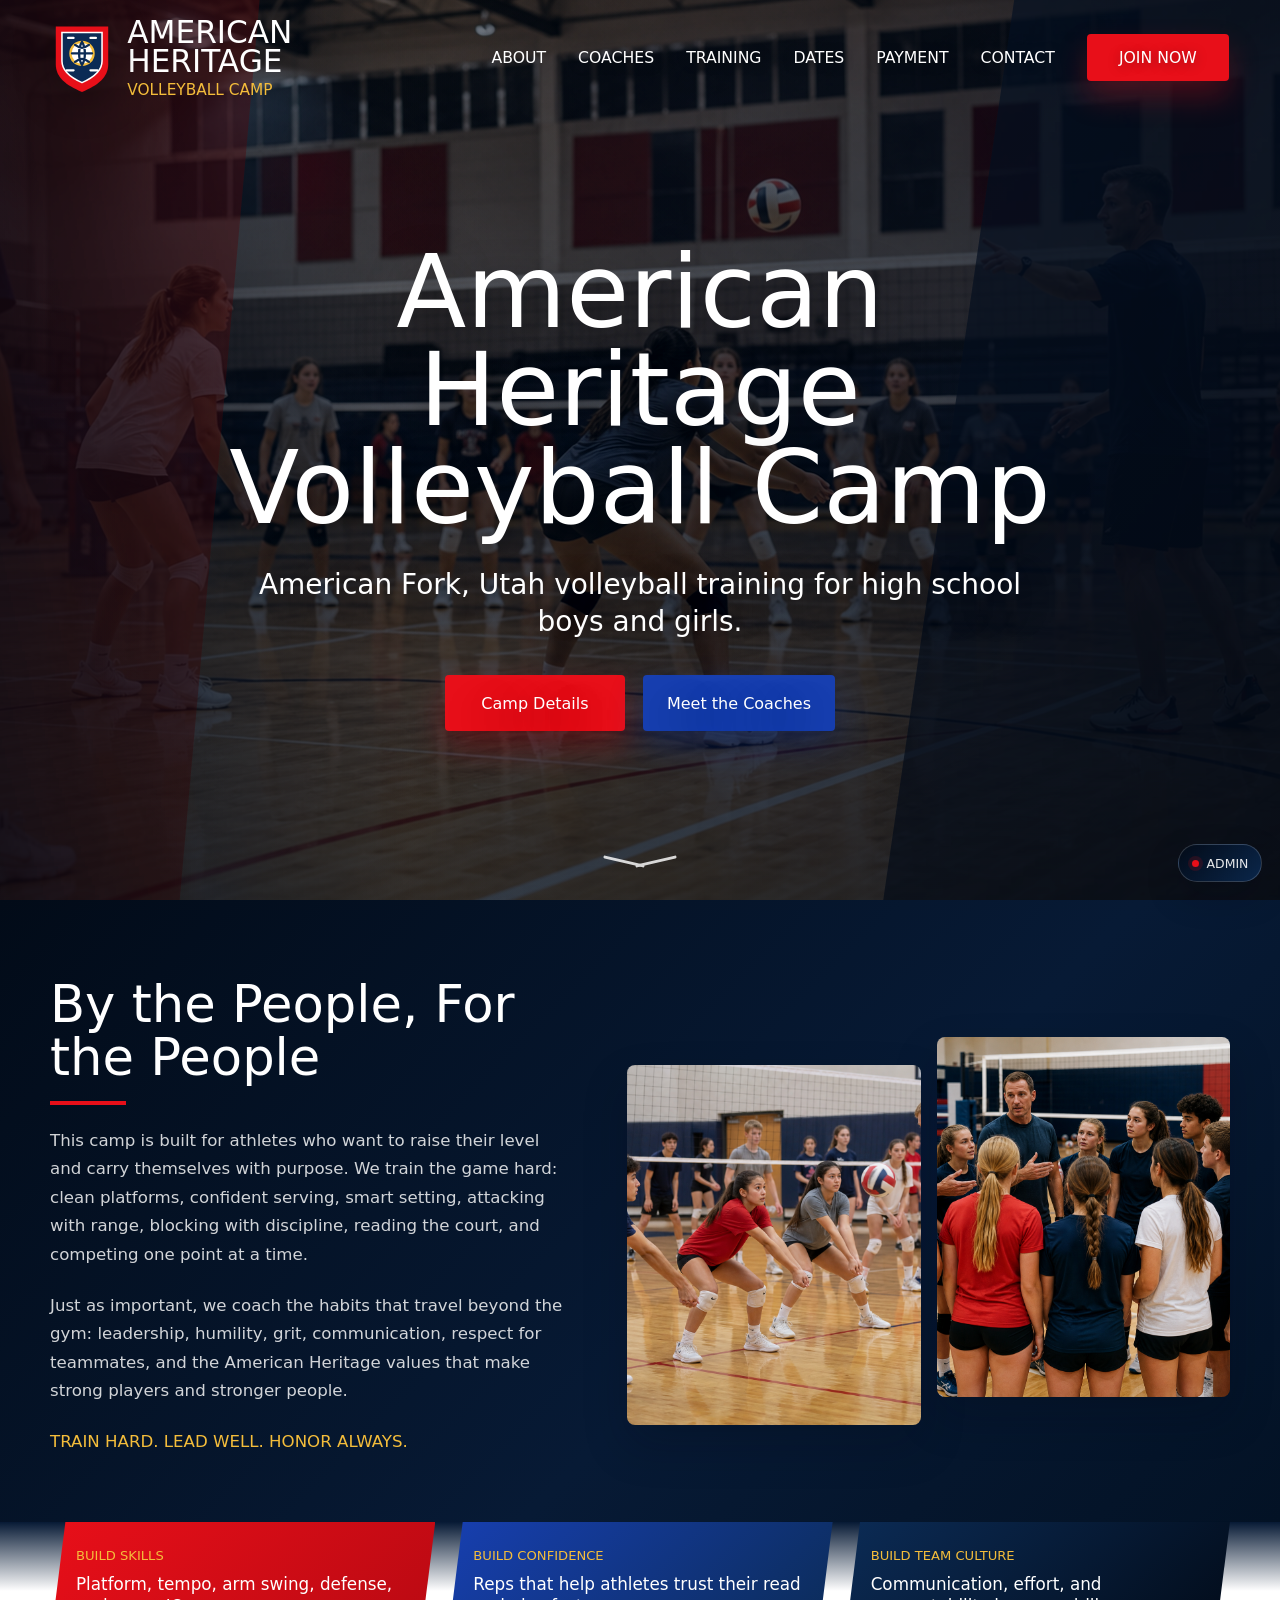
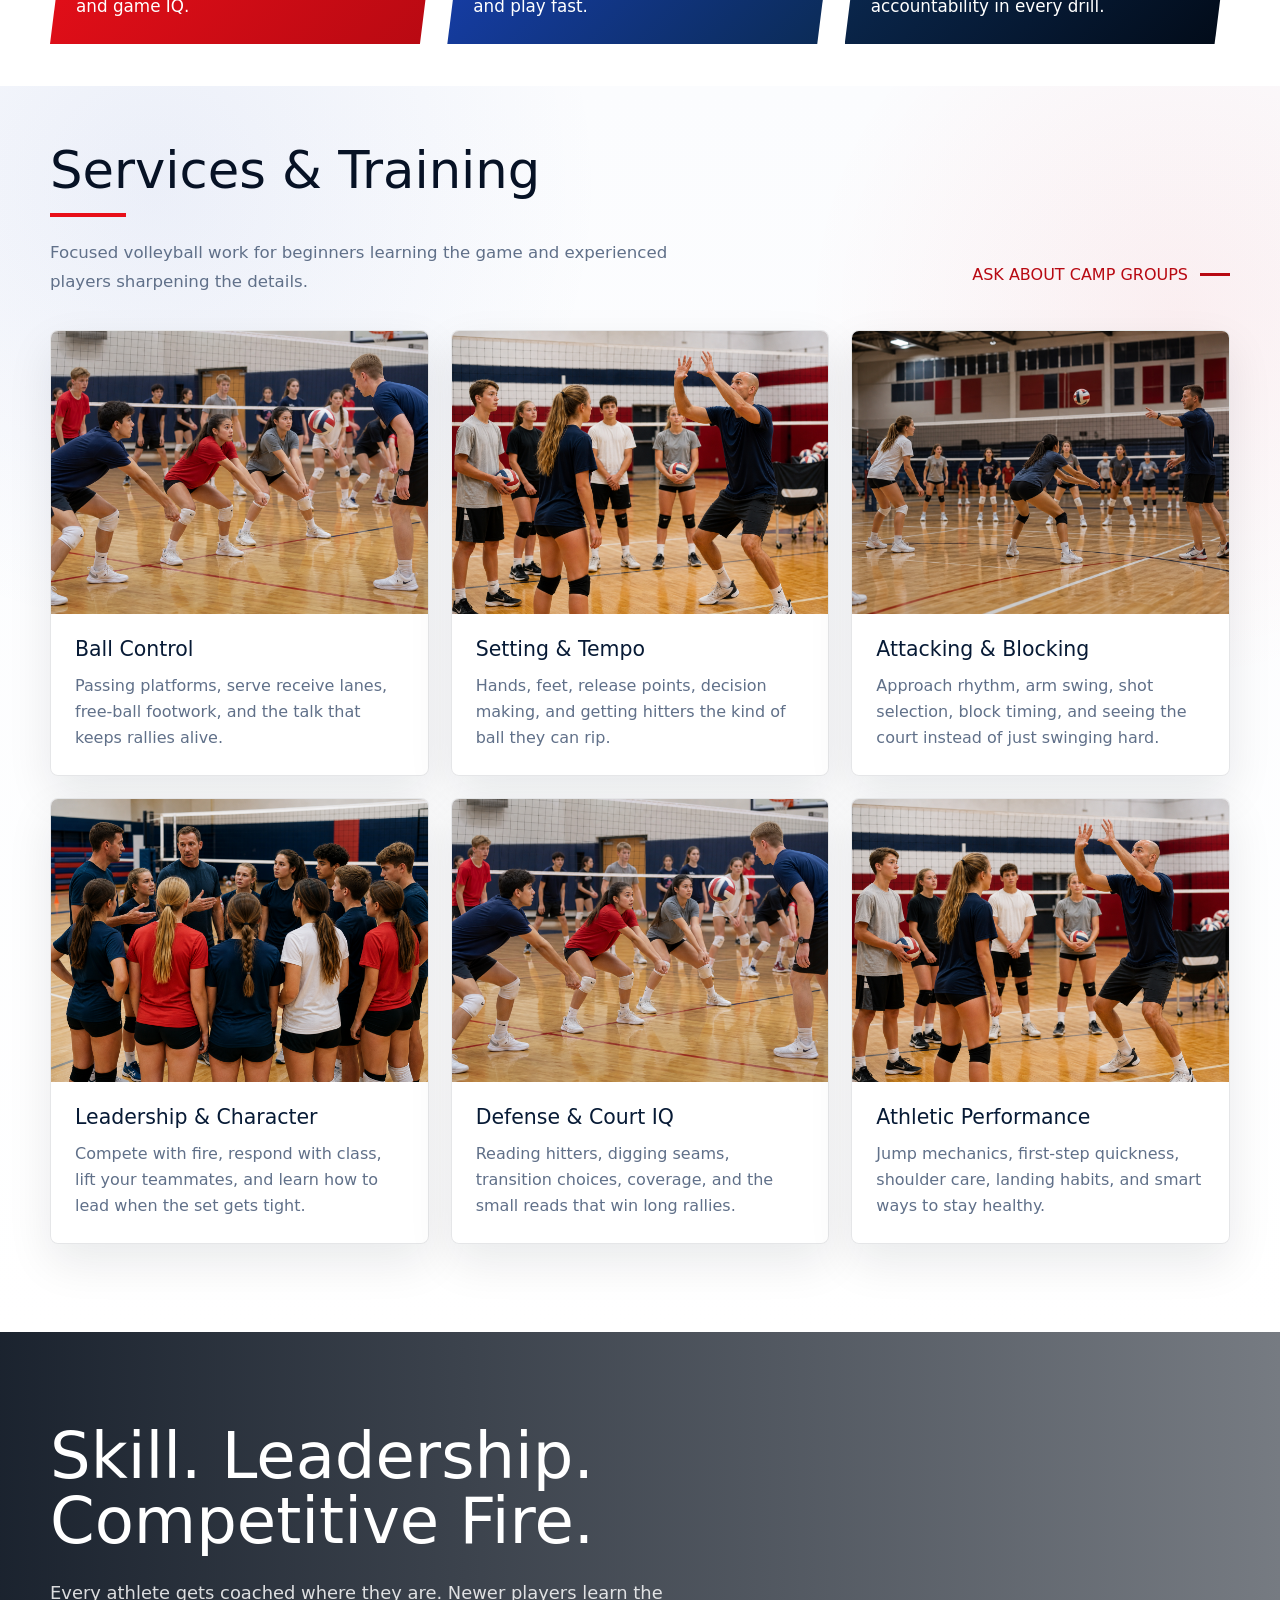
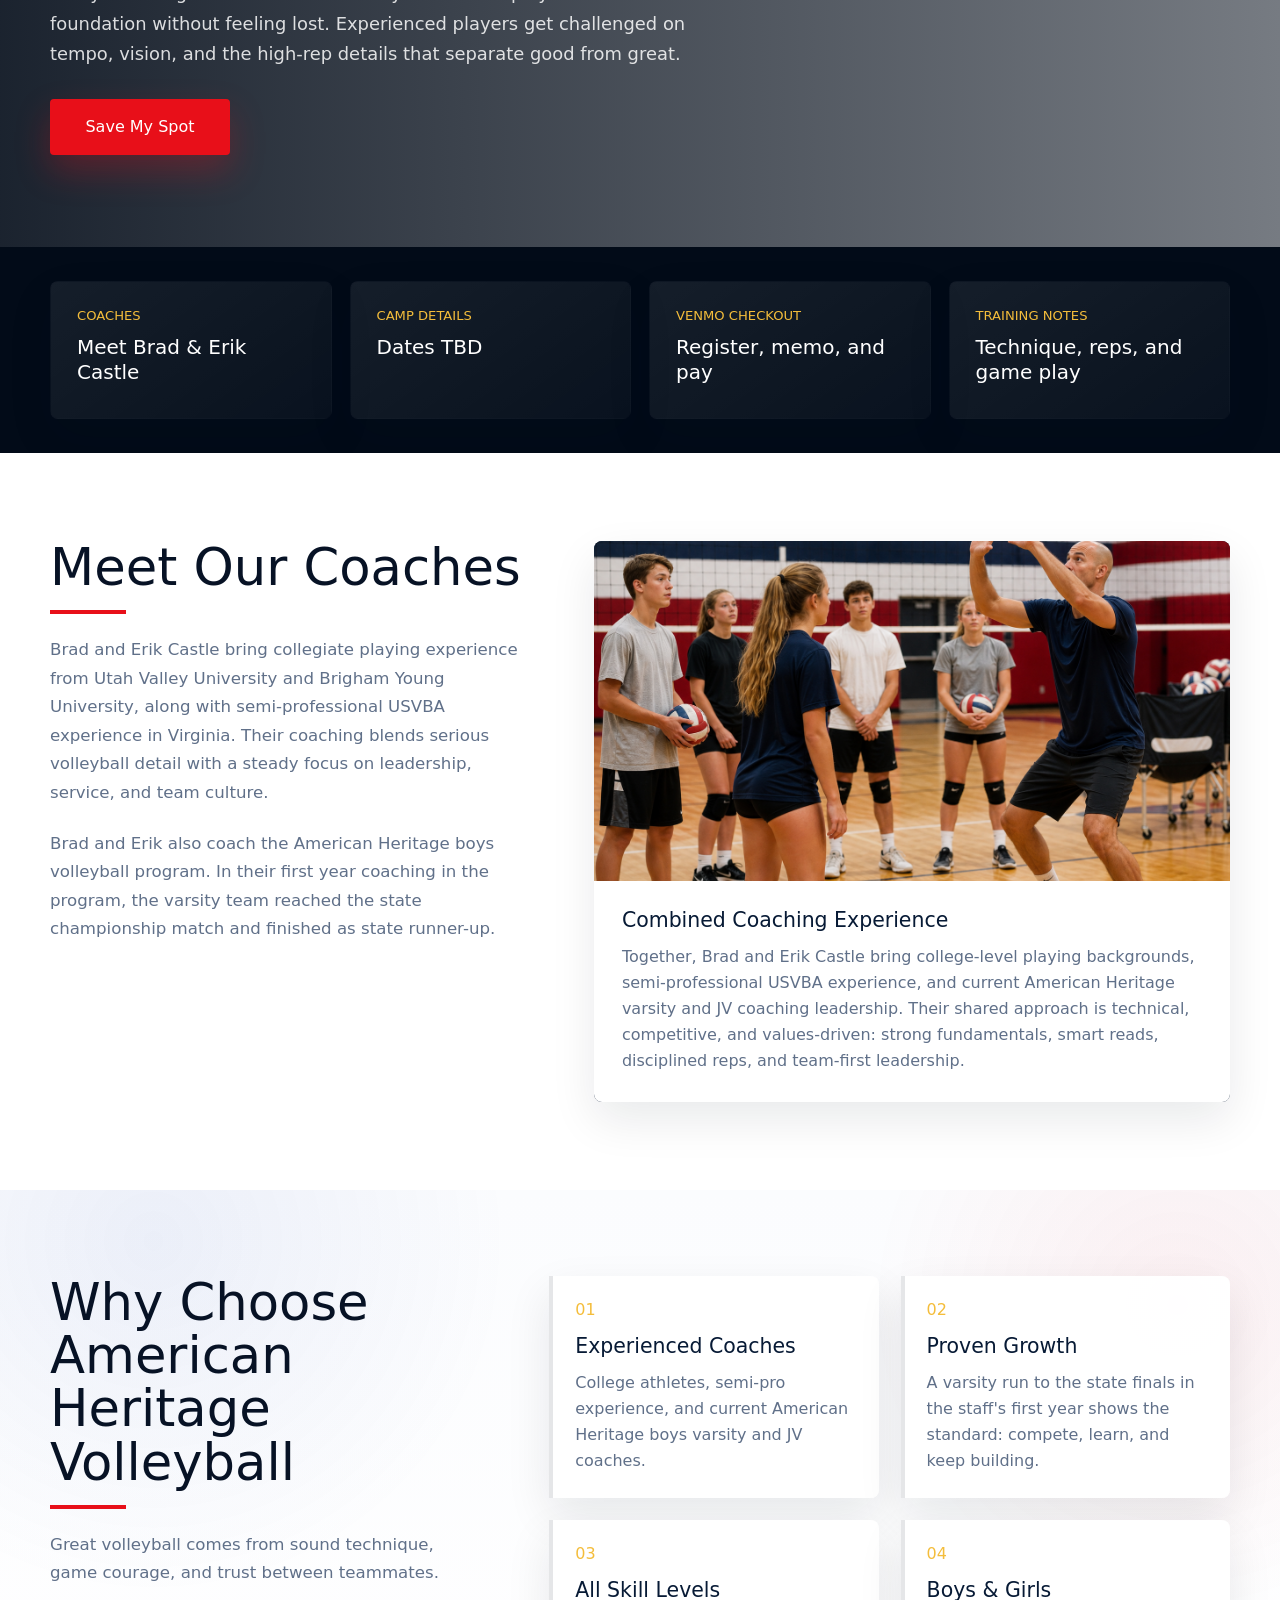
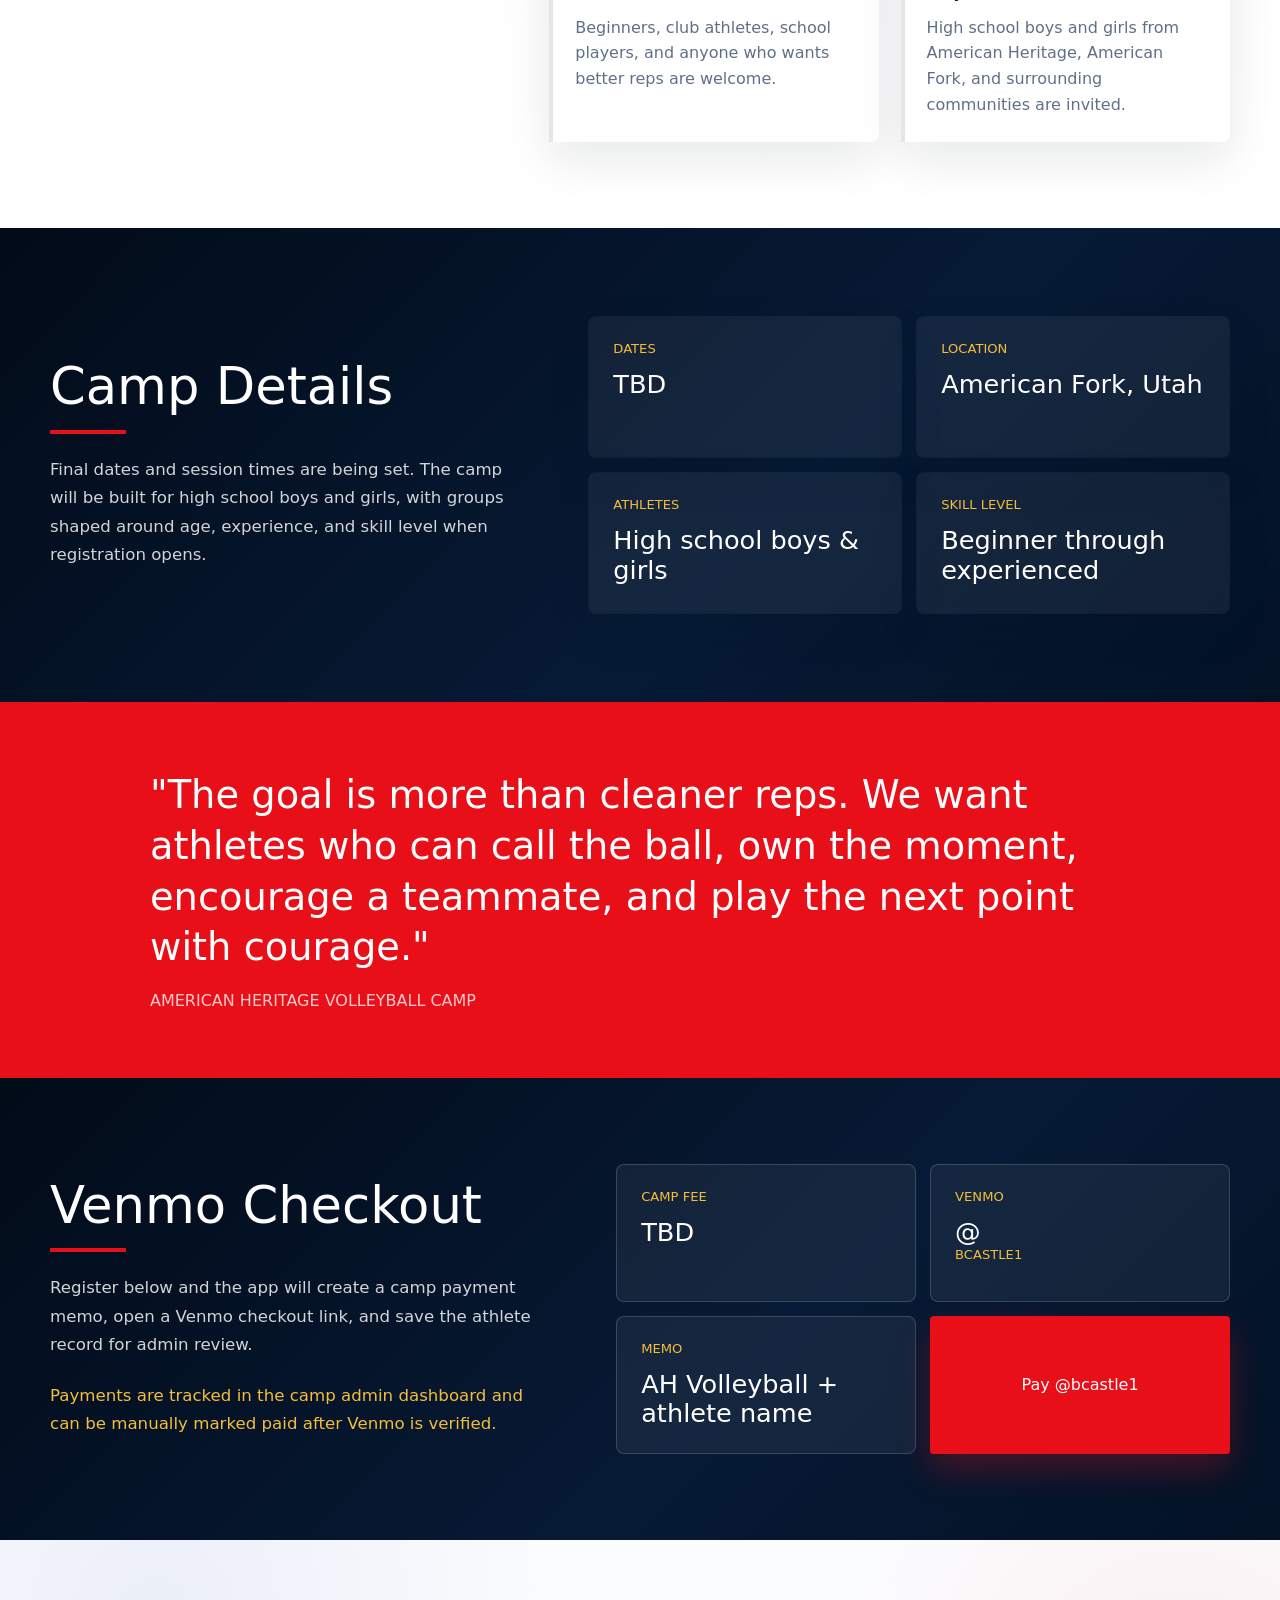
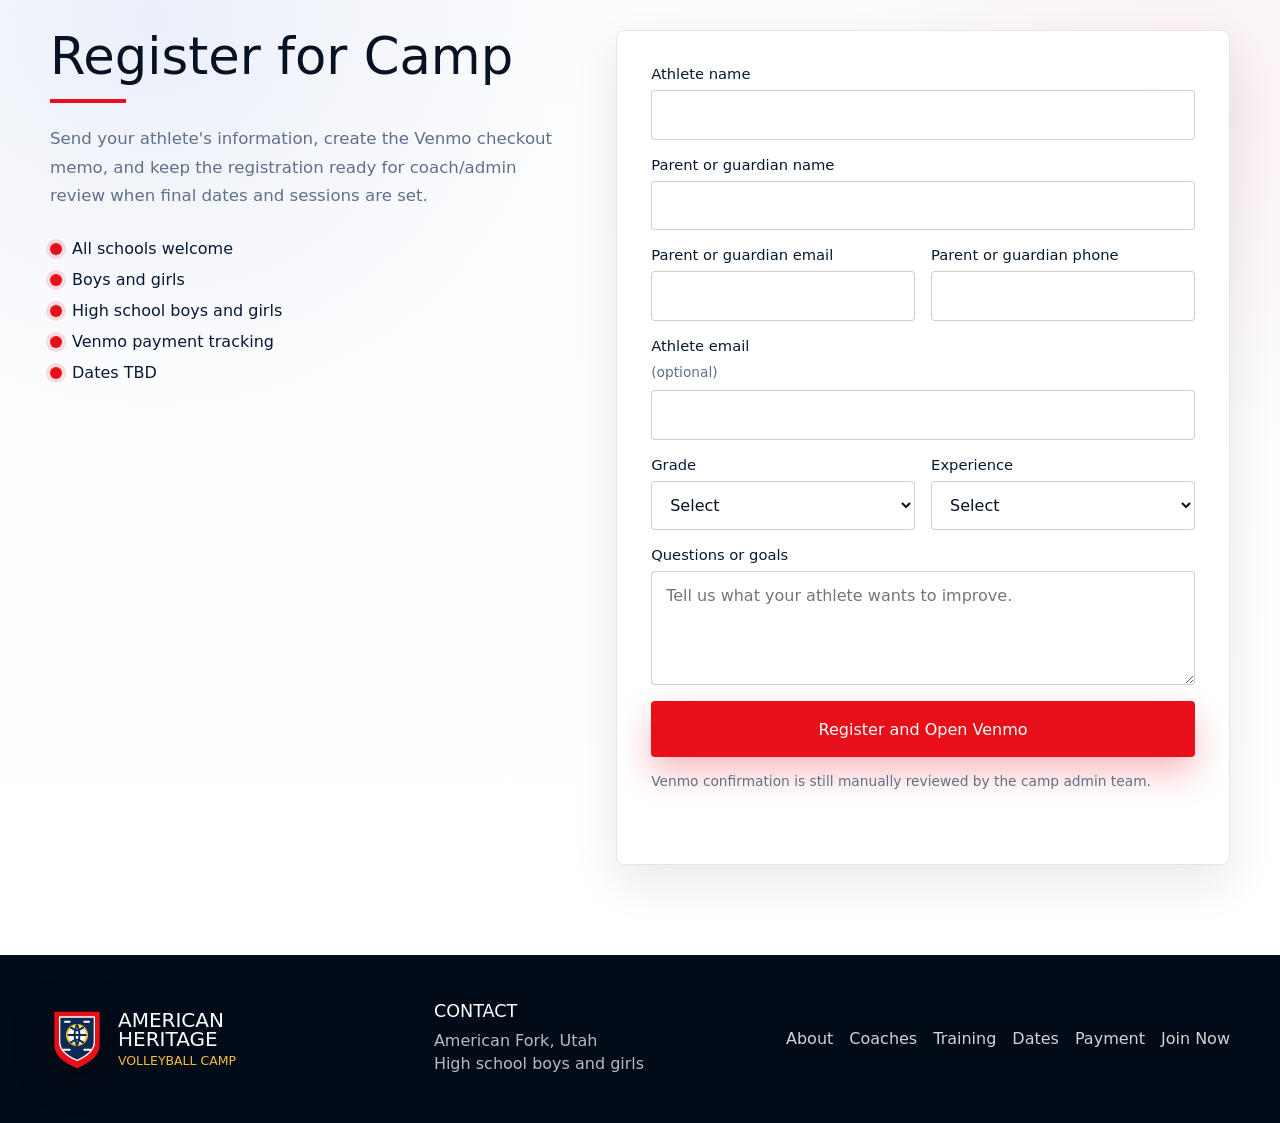
<file: index.html>
<!doctype html>
<html lang="en">
  <head>
    <meta charset="utf-8">
    <meta name="viewport" content="width=device-width, initial-scale=1">
    <title>American Heritage Volleyball Camp | American Fork, Utah</title>
    <meta
      name="description"
      content="American Heritage Volleyball Camp in American Fork, Utah for high school boys and girls of all skill levels."
    >
    <meta property="og:title" content="American Heritage Volleyball Camp">
    <meta
      property="og:description"
      content="Volleyball skills, leadership, and team-first training for high school athletes in American Fork, Utah."
    >
    <meta property="og:type" content="website">
    <meta property="og:image" content="assets/hero-volleyball-camp.png">
    <link rel="icon" href="assets/favicon.svg" type="image/svg+xml">
    <link rel="preload" href="assets/hero-volleyball-camp.png" as="image">
    <link rel="stylesheet" href="styles.css?v=20260604-regular">
  </head>
  <body>
    <a class="skip-link" href="#main">Skip to content</a>

    <header class="site-header" data-header>
      <a class="brand" href="#home" aria-label="American Heritage Volleyball Camp home">
        <svg class="brand-mark" viewBox="0 0 80 96" aria-hidden="true">
          <path d="M6 7h68v49c0 17-13 27-34 36C19 83 6 73 6 56V7Z"></path>
          <path d="M14 15h52v37c0 13-10 21-26 28-16-7-26-15-26-28V15Z"></path>
          <circle cx="40" cy="42" r="15"></circle>
          <path d="M27 42h26M40 27c-5 8-5 22 0 30M40 27c5 8 5 22 0 30M31 31c7 5 11 5 18 0M31 53c7-5 11-5 18 0"></path>
          <path d="M22 22h7M51 22h7M20 64h9M51 64h9"></path>
        </svg>
        <span>
          <strong>American Heritage</strong>
          <small>Volleyball Camp</small>
        </span>
      </a>

      <button class="menu-toggle" type="button" aria-expanded="false" aria-controls="site-nav" data-menu-toggle>
        <span></span>
        <span></span>
        <span></span>
        <span class="sr-only">Menu</span>
      </button>

      <nav class="site-nav" id="site-nav" data-nav>
        <a href="#about">About</a>
        <a href="#coaches">Coaches</a>
        <a href="#training">Training</a>
        <a href="#dates">Dates</a>
        <a href="#payment">Payment</a>
        <a href="#contact">Contact</a>
        <a class="nav-cta" href="#contact">Join Now</a>
      </nav>
    </header>

    <main id="main">
      <section class="hero" id="home" aria-label="American Heritage Volleyball Camp">
        <div class="hero-bg" aria-hidden="true"></div>
        <div class="hero-shade" aria-hidden="true"></div>
        <div class="hero-content">
          <h1>American Heritage Volleyball Camp</h1>
          <p data-admin-field="heroSubhead">American Fork, Utah volleyball training for high school boys and girls.</p>
          <div class="hero-actions" aria-label="Primary">
            <a class="button button-red" href="#dates">Camp Details</a>
            <a class="button button-blue" href="#coaches">Meet the Coaches</a>
          </div>
        </div>
        <a class="scroll-cue" href="#about" aria-label="Scroll to about section"></a>
      </section>

      <section class="intro band-dark" id="about">
        <div class="container intro-grid">
          <div class="section-copy">
            <h2>By the People, For the People</h2>
            <p>
              This camp is built for athletes who want to raise their level and carry themselves with purpose.
              We train the game hard: clean platforms, confident serving, smart setting, attacking with range,
              blocking with discipline, reading the court, and competing one point at a time.
            </p>
            <p>
              Just as important, we coach the habits that travel beyond the gym: leadership, humility, grit,
              communication, respect for teammates, and the American Heritage values that make strong players
              and stronger people.
            </p>
            <p class="callout-line" data-admin-field="announcement">Train hard. Lead well. Honor always.</p>
          </div>
          <div class="image-rail" aria-label="Volleyball training photos">
            <img src="assets/passing-training.png" alt="Youth volleyball athletes practicing serve receive">
            <img src="assets/team-leadership.png" alt="Volleyball athletes gathered in a leadership huddle">
          </div>
        </div>
      </section>

      <section class="training-preview">
        <div class="container preview-grid">
          <article>
            <span>Build Skills</span>
            <strong>Platform, tempo, arm swing, defense, and game IQ.</strong>
          </article>
          <article>
            <span>Build Confidence</span>
            <strong>Reps that help athletes trust their read and play fast.</strong>
          </article>
          <article>
            <span>Build Team Culture</span>
            <strong>Communication, effort, and accountability in every drill.</strong>
          </article>
        </div>
      </section>

      <section class="services" id="training">
        <div class="container">
          <div class="section-heading split-heading">
            <div>
              <h2>Services &amp; Training</h2>
              <p>Focused volleyball work for beginners learning the game and experienced players sharpening the details.</p>
            </div>
            <a class="text-link" href="#contact">Ask about camp groups</a>
          </div>

          <div class="service-grid">
            <article class="service-card">
              <img src="assets/passing-training.png" alt="Passing drill in a volleyball gym">
              <div>
                <h3>Ball Control</h3>
                <p>Passing platforms, serve receive lanes, free-ball footwork, and the talk that keeps rallies alive.</p>
              </div>
            </article>
            <article class="service-card">
              <img src="assets/coach-setting.png?v=bc587e1" alt="Coach teaching volleyball setting technique">
              <div>
                <h3>Setting &amp; Tempo</h3>
                <p>Hands, feet, release points, decision making, and getting hitters the kind of ball they can rip.</p>
              </div>
            </article>
            <article class="service-card">
              <img src="assets/hero-volleyball-camp.png" alt="Volleyball players training around a net">
              <div>
                <h3>Attacking &amp; Blocking</h3>
                <p>Approach rhythm, arm swing, shot selection, block timing, and seeing the court instead of just swinging hard.</p>
              </div>
            </article>
            <article class="service-card">
              <img src="assets/team-leadership.png" alt="Volleyball team huddle">
              <div>
                <h3>Leadership &amp; Character</h3>
                <p>Compete with fire, respond with class, lift your teammates, and learn how to lead when the set gets tight.</p>
              </div>
            </article>
            <article class="service-card">
              <img src="assets/passing-training.png" alt="Athletes working on defensive posture">
              <div>
                <h3>Defense &amp; Court IQ</h3>
                <p>Reading hitters, digging seams, transition choices, coverage, and the small reads that win long rallies.</p>
              </div>
            </article>
            <article class="service-card">
              <img src="assets/coach-setting.png?v=bc587e1" alt="Volleyball coach leading a drill">
              <div>
                <h3>Athletic Performance</h3>
                <p>Jump mechanics, first-step quickness, shoulder care, landing habits, and smart ways to stay healthy.</p>
              </div>
            </article>
          </div>
        </div>
      </section>

      <section class="motto band-image" aria-label="Camp focus">
        <div class="container">
          <h2>Skill. Leadership. Competitive Fire.</h2>
          <p>
            Every athlete gets coached where they are. Newer players learn the foundation without feeling lost.
            Experienced players get challenged on tempo, vision, and the high-rep details that separate good from great.
          </p>
          <a class="button button-red" href="#contact">Save My Spot</a>
        </div>
      </section>

      <section class="quick-links" aria-label="Camp links">
        <div class="container quick-grid">
          <a class="quick-card" href="#coaches">
            <span>Coaches</span>
            <strong>Meet Brad &amp; Erik Castle</strong>
          </a>
          <a class="quick-card" href="#dates">
            <span>Camp Details</span>
            <strong>Dates TBD</strong>
          </a>
          <a class="quick-card" href="#payment">
            <span>Venmo Checkout</span>
            <strong>Register, memo, and pay</strong>
          </a>
          <a class="quick-card" href="#training">
            <span>Training Notes</span>
            <strong>Technique, reps, and game play</strong>
          </a>
        </div>
      </section>

      <section class="coaches" id="coaches">
        <div class="container coach-grid">
          <div class="coach-copy">
            <h2>Meet Our Coaches</h2>
            <p>
              Brad and Erik Castle bring collegiate playing experience from Utah Valley University and Brigham
              Young University, along with semi-professional USVBA experience in Virginia. Their coaching blends
              serious volleyball detail with a steady focus on leadership, service, and team culture.
            </p>
            <p>
              Brad and Erik also coach the American Heritage boys volleyball program. In their first year coaching in
              the program, the varsity team reached the state championship match and finished as state runner-up.
            </p>
          </div>
          <div class="coach-panel">
            <img src="assets/coach-setting.png?v=bc587e1" alt="Volleyball coach instructing athletes in the gym">
            <div class="coach-list coach-list-single">
              <article>
                <h3>Combined Coaching Experience</h3>
                <p data-admin-field="coachSummary">
                  Together, Brad and Erik Castle bring college-level playing backgrounds, semi-professional USVBA
                  experience, and current American Heritage varsity and JV coaching leadership. Their shared approach
                  is technical, competitive, and values-driven: strong fundamentals, smart reads, disciplined reps,
                  and team-first leadership.
                </p>
              </article>
            </div>
          </div>
        </div>
      </section>

      <section class="why" aria-label="Why choose American Heritage Volleyball Camp">
        <div class="container why-grid">
          <div class="section-heading">
            <h2>Why Choose American Heritage Volleyball</h2>
            <p>Great volleyball comes from sound technique, game courage, and trust between teammates.</p>
          </div>
          <div class="why-list">
            <article>
              <span>01</span>
              <h3>Experienced Coaches</h3>
              <p>College athletes, semi-pro experience, and current American Heritage boys varsity and JV coaches.</p>
            </article>
            <article>
              <span>02</span>
              <h3>Proven Growth</h3>
              <p>A varsity run to the state finals in the staff's first year shows the standard: compete, learn, and keep building.</p>
            </article>
            <article>
              <span>03</span>
              <h3>All Skill Levels</h3>
              <p>Beginners, club athletes, school players, and anyone who wants better reps are welcome.</p>
            </article>
            <article>
              <span>04</span>
              <h3>Boys &amp; Girls</h3>
              <p>High school boys and girls from American Heritage, American Fork, and surrounding communities are invited.</p>
            </article>
          </div>
        </div>
      </section>

      <section class="dates band-dark" id="dates">
        <div class="container dates-grid">
          <div>
            <h2>Camp Details</h2>
            <p>
              Final dates and session times are being set. The camp will be built for high school boys and girls,
              with groups shaped around age, experience, and skill level when registration opens.
            </p>
          </div>
          <div class="detail-board">
            <article>
              <span>Dates</span>
                <strong data-admin-field="dates">TBD</strong>
            </article>
            <article>
              <span>Location</span>
                <strong data-admin-field="location">American Fork, Utah</strong>
            </article>
            <article>
              <span>Athletes</span>
                <strong data-admin-field="athletes">High school boys &amp; girls</strong>
            </article>
            <article>
              <span>Skill Level</span>
              <strong>Beginner through experienced</strong>
            </article>
          </div>
        </div>
      </section>

      <section class="testimonial">
        <div class="container quote-wrap">
          <blockquote>
            "The goal is more than cleaner reps. We want athletes who can call the ball, own the moment, encourage a teammate, and play the next point with courage."
          </blockquote>
          <p>American Heritage Volleyball Camp</p>
        </div>
      </section>

      <section class="payment-info band-dark" id="payment">
        <div class="container payment-grid">
          <div>
            <h2>Venmo Checkout</h2>
            <p>
              Register below and the app will create a camp payment memo, open a Venmo checkout link,
              and save the athlete record for admin review.
            </p>
            <p class="payment-note">
              Payments are tracked in the camp admin dashboard and can be manually marked paid after Venmo is verified.
            </p>
          </div>
          <div class="payment-board">
            <article>
              <span>Camp Fee</span>
              <strong data-public-setting="campFee">TBD</strong>
            </article>
            <article>
              <span>Venmo</span>
              <strong>@<span data-public-setting="venmoHandle">bcastle1</span></strong>
            </article>
            <article>
              <span>Memo</span>
              <strong>AH Volleyball + athlete name</strong>
            </article>
            <a class="button button-red" data-venmo-profile href="https://venmo.com/bcastle1" target="_blank" rel="noreferrer">
              Pay with Venmo
            </a>
          </div>
        </div>
      </section>

      <section class="contact" id="contact">
        <div class="container contact-grid">
          <div class="contact-copy">
            <h2>Register for Camp</h2>
            <p>
              Send your athlete's information, create the Venmo checkout memo, and keep the registration
              ready for coach/admin review when final dates and sessions are set.
            </p>
            <div class="contact-points" aria-label="Camp eligibility">
              <span>All schools welcome</span>
              <span>Boys and girls</span>
              <span>High school boys and girls</span>
              <span>Venmo payment tracking</span>
              <span>Dates TBD</span>
            </div>
          </div>

          <form class="interest-form" data-interest-form>
            <label>
              Athlete name
              <input name="athlete" autocomplete="name" required>
            </label>
            <label>
              Parent or guardian name
              <input name="guardian" autocomplete="name" required>
            </label>
            <div class="form-row">
              <label>
                Parent or guardian email
                <input name="email" type="email" autocomplete="email" required>
              </label>
              <label>
                Parent or guardian phone
                <input name="phone" type="tel" autocomplete="tel">
              </label>
            </div>
            <label>
              Athlete email <span class="field-hint">(optional)</span>
              <input name="athleteEmail" type="email" autocomplete="email">
            </label>
            <div class="form-row">
              <label>
                Grade
                <select name="grade" required>
                  <option value="">Select</option>
                  <option>9th</option>
                  <option>10th</option>
                  <option>11th</option>
                  <option>12th</option>
                </select>
              </label>
              <label>
                Experience
                <select name="experience" required>
                  <option value="">Select</option>
                  <option>Beginner</option>
                  <option>Some school or rec play</option>
                  <option>Club or competitive</option>
                  <option>Experienced varsity level</option>
                </select>
              </label>
            </div>
            <label>
              Questions or goals
              <textarea name="message" rows="4" placeholder="Tell us what your athlete wants to improve."></textarea>
            </label>
            <button class="button button-red form-submit" type="submit">Register and Open Venmo</button>
            <p class="form-note">Venmo confirmation is still manually reviewed by the camp admin team.</p>
            <p class="form-status" role="status" aria-live="polite" data-form-status></p>
          </form>
        </div>
      </section>
    </main>

    <dialog class="payment-modal" data-payment-modal>
      <form method="dialog" class="payment-card">
        <button class="modal-close" type="button" data-close-payment aria-label="Close payment checkout">x</button>
        <div class="section-heading tight-heading">
          <h2 data-payment-title>Complete Venmo payment</h2>
          <p>Use the memo below so the payment can be matched to the registration.</p>
        </div>
        <div class="receipt-card" data-payment-summary></div>
        <div class="modal-actions">
          <a class="button button-red" data-venmo-pay-link href="https://venmo.com/bcastle1" target="_blank" rel="noreferrer">
            Pay with Venmo
          </a>
          <button class="button button-blue" type="button" data-record-payment>
            Record Payment
          </button>
        </div>
        <p class="form-note">
          Admin should verify Venmo before treating a payment as final.
        </p>
      </form>
    </dialog>

    <footer class="site-footer">
      <div class="container footer-grid">
        <a class="brand footer-brand" href="#home" aria-label="American Heritage Volleyball Camp home">
          <svg class="brand-mark" viewBox="0 0 80 96" aria-hidden="true">
            <path d="M6 7h68v49c0 17-13 27-34 36C19 83 6 73 6 56V7Z"></path>
            <path d="M14 15h52v37c0 13-10 21-26 28-16-7-26-15-26-28V15Z"></path>
            <circle cx="40" cy="42" r="15"></circle>
            <path d="M27 42h26M40 27c-5 8-5 22 0 30M40 27c5 8 5 22 0 30M31 31c7 5 11 5 18 0M31 53c7-5 11-5 18 0"></path>
            <path d="M22 22h7M51 22h7M20 64h9M51 64h9"></path>
          </svg>
          <span>
            <strong>American Heritage</strong>
            <small>Volleyball Camp</small>
          </span>
        </a>
        <div>
          <h2>Contact</h2>
          <p>American Fork, Utah</p>
          <p>High school boys and girls</p>
        </div>
        <div class="footer-links">
          <a href="#about">About</a>
          <a href="#coaches">Coaches</a>
          <a href="#training">Training</a>
          <a href="#dates">Dates</a>
          <a href="#payment">Payment</a>
          <a href="#contact">Join Now</a>
        </div>
      </div>
    </footer>

    <a class="admin-corner-link" href="admin.html" aria-label="Open admin page">Admin</a>

    <script src="script.js?v=20260604-admin"></script>
  </body>
</html>
</file>
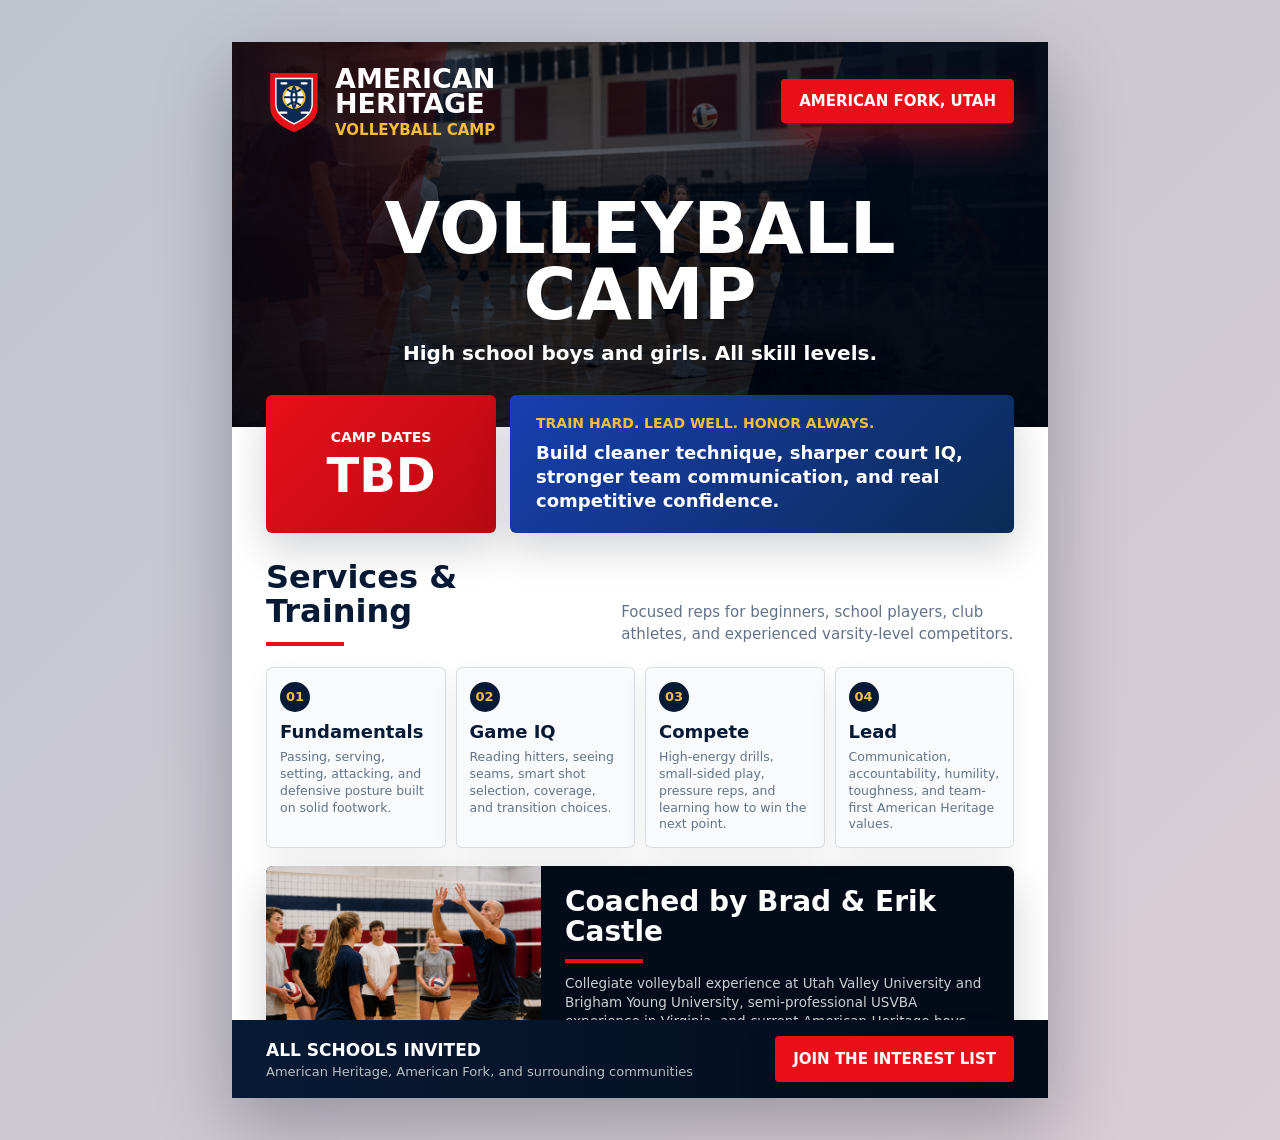
<file: flyer.html>
<!doctype html>
<html lang="en">
  <head>
    <meta charset="utf-8">
    <meta name="viewport" content="width=device-width, initial-scale=1">
    <title>American Heritage Volleyball Camp Flyer</title>
    <link rel="stylesheet" href="flyer.css">
  </head>
  <body>
    <main class="flyer-sheet" aria-label="American Heritage Volleyball Camp flyer">
      <section class="flyer-hero">
        <div class="hero-photo" aria-hidden="true"></div>
        <div class="hero-overlay" aria-hidden="true"></div>

        <header class="flyer-header">
          <div class="brand-lockup">
            <svg class="brand-mark" viewBox="0 0 80 96" aria-hidden="true">
              <path d="M6 7h68v49c0 17-13 27-34 36C19 83 6 73 6 56V7Z"></path>
              <path d="M14 15h52v37c0 13-10 21-26 28-16-7-26-15-26-28V15Z"></path>
              <circle cx="40" cy="42" r="15"></circle>
              <path d="M27 42h26M40 27c-5 8-5 22 0 30M40 27c5 8 5 22 0 30M31 31c7 5 11 5 18 0M31 53c7-5 11-5 18 0"></path>
              <path d="M22 22h7M51 22h7M20 64h9M51 64h9"></path>
            </svg>
            <div>
              <strong>American Heritage</strong>
              <span>Volleyball Camp</span>
            </div>
          </div>
          <div class="location-chip">American Fork, Utah</div>
        </header>

        <div class="hero-copy">
          <h1>Volleyball Camp</h1>
          <p>High school boys and girls. All skill levels.</p>
        </div>
      </section>

      <section class="flyer-band">
        <div class="dates-card">
          <span>Camp Dates</span>
          <strong>TBD</strong>
        </div>
        <div class="promise-card">
          <span>Train hard. Lead well. Honor always.</span>
          <p>Build cleaner technique, sharper court IQ, stronger team communication, and real competitive confidence.</p>
        </div>
      </section>

      <section class="flyer-content">
        <div class="section-title">
          <h2>Services &amp; Training</h2>
          <p>Focused reps for beginners, school players, club athletes, and experienced varsity-level competitors.</p>
        </div>

        <div class="training-grid">
          <article>
            <span>01</span>
            <h3>Fundamentals</h3>
            <p>Passing, serving, setting, attacking, and defensive posture built on solid footwork.</p>
          </article>
          <article>
            <span>02</span>
            <h3>Game IQ</h3>
            <p>Reading hitters, seeing seams, smart shot selection, coverage, and transition choices.</p>
          </article>
          <article>
            <span>03</span>
            <h3>Compete</h3>
            <p>High-energy drills, small-sided play, pressure reps, and learning how to win the next point.</p>
          </article>
          <article>
            <span>04</span>
            <h3>Lead</h3>
            <p>Communication, accountability, humility, toughness, and team-first American Heritage values.</p>
          </article>
        </div>

        <div class="coach-strip">
          <img src="assets/coach-setting.png?v=bc587e1" alt="Coach instructing volleyball athletes">
          <div>
            <h2>Coached by Brad &amp; Erik Castle</h2>
            <p>
              Collegiate volleyball experience at Utah Valley University and Brigham Young University, semi-professional
              USVBA experience in Virginia, and current American Heritage boys varsity and JV coaching. In their first
              year coaching in the program, American Heritage varsity reached the state championship match.
            </p>
          </div>
        </div>
      </section>

      <footer class="flyer-footer">
        <div>
          <strong>All schools invited</strong>
          <span>American Heritage, American Fork, and surrounding communities</span>
        </div>
        <a href="index.html">Join the interest list</a>
      </footer>
    </main>
  </body>
</html>
</file>
<file: styles.css>
:root {
  --navy: #071a35;
  --navy-deep: #020b18;
  --navy-soft: #0b2b55;
  --red: #e80f19;
  --red-dark: #b80912;
  --blue: #173fb0;
  --blue-light: #2456d8;
  --gold: #f4bd3b;
  --white: #ffffff;
  --paper: #f8fafc;
  --ink: #071225;
  --muted: #607089;
  --line: rgba(7, 18, 37, 0.14);
  --shadow: 0 20px 44px rgba(2, 11, 24, 0.22);
  --radius: 8px;
  --container: 1180px;
  font-family: Inter, ui-sans-serif, system-ui, -apple-system, BlinkMacSystemFont, "Segoe UI", sans-serif;
  color: var(--ink);
  background: var(--white);
}

* {
  box-sizing: border-box;
}

html {
  scroll-behavior: smooth;
  scroll-padding-top: 112px;
}

body {
  margin: 0;
  min-width: 320px;
  overflow-x: hidden;
  background: var(--white);
  color: var(--ink);
  -webkit-font-smoothing: antialiased;
  text-rendering: optimizeLegibility;
}

body.menu-open {
  overflow: hidden;
}

img {
  display: block;
  max-width: 100%;
}

a {
  color: inherit;
  text-decoration: none;
}

button,
input,
select,
textarea {
  font: inherit;
}

.skip-link {
  position: fixed;
  left: 16px;
  top: 12px;
  z-index: 100;
  transform: translateY(-160%);
  border-radius: 4px;
  background: var(--white);
  color: var(--ink);
  padding: 10px 12px;
  font-size: 0.9rem;
  font-weight: 800;
}

.skip-link:focus {
  transform: translateY(0);
}

.sr-only {
  position: absolute;
  width: 1px;
  height: 1px;
  padding: 0;
  margin: -1px;
  overflow: hidden;
  clip: rect(0, 0, 0, 0);
  white-space: nowrap;
  border: 0;
}

.container {
  width: min(100% - 40px, var(--container));
  margin-inline: auto;
}

.site-header {
  position: fixed;
  inset: 0 0 auto;
  z-index: 20;
  display: flex;
  align-items: center;
  justify-content: space-between;
  gap: 24px;
  min-height: 92px;
  padding: 18px clamp(20px, 4vw, 54px);
  color: var(--white);
  transition: background 180ms ease, box-shadow 180ms ease, min-height 180ms ease;
}

.site-header.is-scrolled,
.site-header.menu-active {
  min-height: 78px;
  background: rgba(2, 11, 24, 0.94);
  box-shadow: 0 10px 32px rgba(0, 0, 0, 0.24);
  backdrop-filter: blur(12px);
}

.brand {
  display: inline-flex;
  align-items: center;
  gap: 14px;
  min-width: 0;
}

.brand-mark {
  width: 62px;
  height: 74px;
  flex: 0 0 auto;
  filter: drop-shadow(0 8px 20px rgba(0, 0, 0, 0.32));
}

.brand-mark path:first-child {
  fill: var(--red);
}

.brand-mark path:nth-child(2) {
  fill: var(--navy-soft);
  stroke: var(--white);
  stroke-width: 2;
}

.brand-mark circle {
  fill: var(--white);
  stroke: var(--gold);
  stroke-width: 3;
}

.brand-mark path:nth-child(n+4) {
  fill: none;
  stroke: var(--navy-soft);
  stroke-width: 3;
  stroke-linecap: round;
  stroke-linejoin: round;
}

.brand-mark path:last-child {
  stroke: var(--white);
  stroke-width: 3;
}

.brand strong,
.brand small {
  display: block;
  text-transform: uppercase;
  line-height: 0.94;
  letter-spacing: 0;
}

.brand strong {
  max-width: 190px;
  font-size: clamp(1.25rem, 2.6vw, 1.95rem);
  font-weight: 1000;
}

.brand small {
  margin-top: 6px;
  color: var(--gold);
  font-size: clamp(0.82rem, 1.2vw, 1rem);
  font-weight: 900;
}

.site-nav {
  display: flex;
  align-items: center;
  justify-content: flex-end;
  gap: clamp(18px, 2.5vw, 38px);
  font-size: 0.98rem;
  font-weight: 900;
  text-transform: uppercase;
}

.site-nav a {
  position: relative;
  display: inline-flex;
  align-items: center;
  min-height: 44px;
  text-shadow: 0 2px 12px rgba(0, 0, 0, 0.36);
}

.site-nav a:not(.nav-cta)::after {
  content: "";
  position: absolute;
  left: 0;
  right: 0;
  bottom: 3px;
  height: 3px;
  transform: scaleX(0);
  transform-origin: left;
  background: var(--red);
  transition: transform 160ms ease;
}

.site-nav a:hover::after,
.site-nav a:focus-visible::after {
  transform: scaleX(1);
}

.nav-cta {
  min-width: 142px;
  justify-content: center;
  border-radius: 4px;
  background: var(--red);
  padding: 14px 22px;
  box-shadow: 0 16px 30px rgba(232, 15, 25, 0.28);
}

.nav-cta:hover,
.nav-cta:focus-visible {
  background: #ff1723;
}

.menu-toggle {
  display: none;
  width: 46px;
  height: 46px;
  border: 1px solid rgba(255, 255, 255, 0.34);
  border-radius: 4px;
  background: rgba(2, 11, 24, 0.36);
  color: var(--white);
  cursor: pointer;
}

.menu-toggle span:not(.sr-only) {
  display: block;
  width: 22px;
  height: 2px;
  margin: 5px auto;
  background: currentColor;
}

.hero {
  position: relative;
  min-height: 100svh;
  display: grid;
  place-items: center;
  isolation: isolate;
  overflow: hidden;
  color: var(--white);
}

.hero-bg,
.hero-shade {
  position: absolute;
  inset: 0;
  z-index: -2;
}

.hero-bg {
  background-image: url("assets/hero-volleyball-camp.png");
  background-size: cover;
  background-position: center;
  transform: scale(1.02);
}

.hero-shade {
  z-index: -1;
  background:
    linear-gradient(90deg, rgba(2, 11, 24, 0.74), rgba(2, 11, 24, 0.34) 32%, rgba(2, 11, 24, 0.66)),
    linear-gradient(180deg, rgba(2, 11, 24, 0.26), rgba(2, 11, 24, 0.62));
}

.hero-shade::before,
.hero-shade::after {
  content: "";
  position: absolute;
  inset: 0 auto 0 0;
  width: 26%;
  background: rgba(232, 15, 25, 0.42);
  clip-path: polygon(0 0, 78% 0, 54% 100%, 0 100%);
  mix-blend-mode: multiply;
}

.hero-shade::after {
  inset: 0 0 0 auto;
  width: 31%;
  background: rgba(11, 43, 85, 0.7);
  clip-path: polygon(33% 0, 100% 0, 100% 100%, 0 100%);
}

.hero-content {
  width: min(100% - 36px, 960px);
  margin-top: 74px;
  text-align: center;
  text-shadow: 0 12px 36px rgba(0, 0, 0, 0.58);
}

.hero h1 {
  margin: 0;
  font-size: clamp(3rem, 8vw, 6.8rem);
  line-height: 0.96;
  font-weight: 1000;
}

.hero p {
  max-width: 780px;
  margin: 28px auto 0;
  font-size: clamp(1.18rem, 2.2vw, 1.75rem);
  line-height: 1.35;
  font-weight: 850;
}

.hero-actions {
  display: flex;
  justify-content: center;
  flex-wrap: wrap;
  gap: 18px;
  margin-top: 34px;
}

.button {
  display: inline-flex;
  align-items: center;
  justify-content: center;
  min-height: 56px;
  min-width: 180px;
  border: 0;
  border-radius: 4px;
  padding: 16px 24px;
  color: var(--white);
  font-size: 1rem;
  font-weight: 950;
  text-align: center;
  cursor: pointer;
  transition: transform 160ms ease, box-shadow 160ms ease, background 160ms ease;
}

.button:hover,
.button:focus-visible {
  transform: translateY(-2px);
}

.button-red {
  background: var(--red);
  box-shadow: 0 16px 34px rgba(232, 15, 25, 0.28);
}

.button-red:hover,
.button-red:focus-visible {
  background: #ff1723;
}

.button-blue {
  background: var(--blue);
  box-shadow: 0 16px 34px rgba(23, 63, 176, 0.3);
}

.button-blue:hover,
.button-blue:focus-visible {
  background: var(--blue-light);
}

.scroll-cue {
  position: absolute;
  bottom: 26px;
  left: 50%;
  width: 74px;
  height: 22px;
  transform: translateX(-50%);
  opacity: 0.82;
}

.scroll-cue::before,
.scroll-cue::after {
  content: "";
  position: absolute;
  top: 8px;
  width: 42px;
  height: 3px;
  border-radius: 999px;
  background: var(--white);
}

.scroll-cue::before {
  left: 0;
  transform: rotate(13deg);
}

.scroll-cue::after {
  right: 0;
  transform: rotate(-13deg);
}

section {
  position: relative;
}

#about,
#coaches,
#training,
#dates,
#payment,
#contact {
  scroll-margin-top: 96px;
}

.band-dark {
  background: linear-gradient(135deg, var(--navy-deep), var(--navy) 60%, #031225);
  color: var(--white);
}

.intro {
  padding: 78px 0 66px;
}

.intro-grid {
  display: grid;
  grid-template-columns: minmax(0, 0.92fr) minmax(340px, 1.08fr);
  gap: clamp(30px, 5vw, 72px);
  align-items: center;
}

.section-copy h2,
.section-heading h2,
.coaches h2,
.dates h2,
.contact h2 {
  margin: 0;
  font-size: clamp(2rem, 4vw, 3.35rem);
  line-height: 1.04;
  font-weight: 1000;
}

.section-copy h2::after,
.section-heading h2::after,
.coaches h2::after,
.dates h2::after,
.contact h2::after {
  content: "";
  display: block;
  width: 76px;
  height: 4px;
  margin-top: 16px;
  background: var(--red);
}

.section-copy p,
.section-heading p,
.coach-copy p,
.dates p,
.contact-copy p {
  margin: 22px 0 0;
  color: rgba(255, 255, 255, 0.82);
  font-size: 1.04rem;
  line-height: 1.72;
}

.callout-line {
  color: var(--gold) !important;
  font-weight: 1000;
  text-transform: uppercase;
}

.image-rail {
  display: grid;
  grid-template-columns: 1fr 1fr;
  gap: 16px;
}

.image-rail img {
  width: 100%;
  height: 360px;
  object-fit: cover;
  border-radius: var(--radius);
  box-shadow: var(--shadow);
}

.image-rail img:first-child {
  transform: translateY(28px);
}

.training-preview {
  margin-top: -1px;
  padding: 0 0 42px;
  background: linear-gradient(180deg, var(--navy), var(--white) 42%);
}

.preview-grid {
  display: grid;
  grid-template-columns: repeat(3, 1fr);
  gap: 12px;
}

.preview-grid article {
  min-height: 120px;
  padding: 26px;
  color: var(--white);
  background: linear-gradient(135deg, var(--red), var(--red-dark));
  clip-path: polygon(4% 0, 100% 0, 96% 100%, 0 100%);
  box-shadow: 0 16px 34px rgba(7, 18, 37, 0.18);
}

.preview-grid article:nth-child(2) {
  background: linear-gradient(135deg, var(--blue), var(--navy-soft));
}

.preview-grid article:nth-child(3) {
  background: linear-gradient(135deg, var(--navy-soft), var(--navy-deep));
}

.preview-grid span,
.quick-card span,
.detail-board span {
  display: block;
  color: var(--gold);
  font-size: 0.82rem;
  font-weight: 1000;
  text-transform: uppercase;
}

.preview-grid strong {
  display: block;
  margin-top: 10px;
  font-size: 1.05rem;
  line-height: 1.35;
}

.services {
  padding: 58px 0 88px;
  background:
    linear-gradient(180deg, rgba(245, 248, 252, 0.96), rgba(255, 255, 255, 1)),
    repeating-linear-gradient(45deg, rgba(7, 18, 37, 0.025) 0 12px, rgba(232, 15, 25, 0.03) 12px 24px);
}

.split-heading {
  display: flex;
  align-items: end;
  justify-content: space-between;
  gap: 28px;
  margin-bottom: 34px;
}

.section-heading p {
  max-width: 680px;
  color: var(--muted);
}

.text-link {
  display: inline-flex;
  align-items: center;
  min-height: 44px;
  color: var(--red-dark);
  font-weight: 950;
  text-transform: uppercase;
}

.text-link::after {
  content: "";
  width: 30px;
  height: 3px;
  margin-left: 12px;
  background: currentColor;
}

.service-grid {
  display: grid;
  grid-template-columns: repeat(3, minmax(0, 1fr));
  gap: 22px;
}

.service-card {
  overflow: hidden;
  border: 1px solid var(--line);
  border-radius: var(--radius);
  background: var(--white);
  box-shadow: 0 18px 36px rgba(7, 18, 37, 0.1);
}

.service-card img {
  width: 100%;
  aspect-ratio: 4 / 3;
  object-fit: cover;
}

.service-card div {
  padding: 24px;
}

.service-card h3,
.why-list h3,
.coach-list h3 {
  margin: 0;
  color: var(--navy);
  font-size: 1.28rem;
  line-height: 1.15;
  font-weight: 1000;
}

.service-card p,
.why-list p,
.coach-list p {
  margin: 12px 0 0;
  color: var(--muted);
  line-height: 1.62;
}

.band-image {
  padding: 92px 0;
  color: var(--white);
  background:
    linear-gradient(90deg, rgba(2, 11, 24, 0.9), rgba(2, 11, 24, 0.54)),
    url("assets/team-leadership.png") center / cover fixed;
}

.band-image .container {
  max-width: 840px;
  margin-left: max(20px, calc((100% - var(--container)) / 2));
}

.band-image h2 {
  max-width: 780px;
  margin: 0;
  font-size: clamp(2.35rem, 5vw, 4.6rem);
  line-height: 1.02;
  font-weight: 1000;
}

.band-image p {
  max-width: 680px;
  margin: 24px 0 30px;
  color: rgba(255, 255, 255, 0.84);
  font-size: 1.12rem;
  line-height: 1.68;
}

.quick-links {
  padding: 34px 0;
  background: var(--navy-deep);
}

.quick-grid {
  display: grid;
  grid-template-columns: repeat(4, 1fr);
  gap: 18px;
}

.quick-card {
  min-height: 138px;
  border: 1px solid rgba(255, 255, 255, 0.14);
  border-radius: var(--radius);
  padding: 26px;
  color: var(--white);
  background: linear-gradient(145deg, rgba(255, 255, 255, 0.08), rgba(255, 255, 255, 0.03));
  transition: transform 160ms ease, border-color 160ms ease;
}

.quick-card:hover,
.quick-card:focus-visible {
  transform: translateY(-3px);
  border-color: rgba(244, 189, 59, 0.54);
}

.quick-card strong {
  display: block;
  margin-top: 12px;
  font-size: 1.25rem;
  line-height: 1.28;
}

.coaches {
  padding: 88px 0;
  background: var(--white);
}

.coach-grid {
  display: grid;
  grid-template-columns: 0.86fr 1.14fr;
  gap: clamp(30px, 5vw, 68px);
  align-items: start;
}

.coach-copy p {
  color: var(--muted);
}

.coach-panel {
  overflow: hidden;
  border-radius: var(--radius);
  background: var(--navy);
  box-shadow: var(--shadow);
}

.coach-panel img {
  width: 100%;
  height: 340px;
  object-fit: cover;
}

.coach-list {
  display: grid;
  grid-template-columns: 1fr 1fr;
  gap: 1px;
  background: rgba(255, 255, 255, 0.12);
}

.coach-list article {
  min-height: 205px;
  padding: 28px;
  background: var(--white);
}

.coach-list-single {
  grid-template-columns: 1fr;
}

.coach-list-single article {
  min-height: 190px;
}

.coach-list-single p {
  max-width: 680px;
}

.why {
  padding: 86px 0;
  background:
    linear-gradient(180deg, #f8fafc, #ffffff),
    repeating-linear-gradient(90deg, rgba(7, 18, 37, 0.03) 0 1px, transparent 1px 80px);
}

.why-grid {
  display: grid;
  grid-template-columns: 0.78fr 1.22fr;
  gap: clamp(30px, 5vw, 72px);
}

.why-list {
  display: grid;
  grid-template-columns: 1fr 1fr;
  gap: 22px;
}

.why-list article {
  border-left: 4px solid var(--red);
  border-radius: 0 var(--radius) var(--radius) 0;
  padding: 24px 24px 24px 22px;
  background: var(--white);
  box-shadow: 0 14px 30px rgba(7, 18, 37, 0.08);
}

.why-list span {
  display: block;
  margin-bottom: 16px;
  color: var(--gold);
  font-size: 1rem;
  font-weight: 1000;
}

.dates {
  padding: 88px 0;
}

.dates-grid {
  display: grid;
  grid-template-columns: 0.85fr 1.15fr;
  gap: clamp(30px, 5vw, 72px);
  align-items: center;
}

.detail-board {
  display: grid;
  grid-template-columns: repeat(2, 1fr);
  gap: 14px;
}

.detail-board article {
  min-height: 142px;
  border: 1px solid rgba(255, 255, 255, 0.16);
  border-radius: var(--radius);
  padding: 24px;
  background: rgba(255, 255, 255, 0.06);
}

.detail-board strong {
  display: block;
  margin-top: 14px;
  font-size: clamp(1.35rem, 2vw, 1.85rem);
  line-height: 1.15;
}

.testimonial {
  padding: 68px 0;
  background: var(--red);
  color: var(--white);
}

.quote-wrap {
  max-width: 980px;
}

blockquote {
  margin: 0;
  font-size: clamp(1.5rem, 3vw, 2.5rem);
  line-height: 1.32;
  font-weight: 950;
}

.quote-wrap p {
  margin: 18px 0 0;
  color: rgba(255, 255, 255, 0.78);
  font-weight: 900;
  text-transform: uppercase;
}

.payment-info {
  padding: 86px 0;
}

.payment-grid {
  display: grid;
  grid-template-columns: 0.9fr 1.1fr;
  gap: clamp(30px, 5vw, 72px);
  align-items: center;
}

.payment-info h2 {
  margin: 0;
  font-size: clamp(2rem, 4vw, 3.35rem);
  line-height: 1.04;
  font-weight: 780;
}

.payment-info h2::after {
  content: "";
  display: block;
  width: 76px;
  height: 4px;
  margin-top: 16px;
  background: var(--red);
}

.payment-info p {
  margin: 22px 0 0;
  color: rgba(255, 255, 255, 0.82);
  font-size: 1.04rem;
  line-height: 1.72;
}

.payment-note {
  color: var(--gold) !important;
  font-weight: 720;
}

.payment-board {
  display: grid;
  grid-template-columns: repeat(2, minmax(0, 1fr));
  gap: 14px;
}

.payment-board article,
.payment-board a {
  min-height: 138px;
}

.payment-board article {
  border: 1px solid rgba(255, 255, 255, 0.16);
  border-radius: var(--radius);
  padding: 24px;
  background: rgba(255, 255, 255, 0.06);
}

.payment-board span {
  display: block;
  color: var(--gold);
  font-size: 0.82rem;
  font-weight: 760;
  text-transform: uppercase;
}

.payment-board strong {
  display: block;
  margin-top: 14px;
  font-size: clamp(1.22rem, 2vw, 1.72rem);
  line-height: 1.15;
  font-weight: 700;
}

.payment-board .button {
  align-self: stretch;
  min-width: 0;
}

.contact {
  padding: 90px 0;
  background:
    linear-gradient(90deg, rgba(248, 250, 252, 0.96), rgba(255, 255, 255, 0.98)),
    url("assets/passing-training.png") center / cover;
}

.contact-grid {
  display: grid;
  grid-template-columns: 0.9fr 1.1fr;
  gap: clamp(30px, 5vw, 72px);
  align-items: start;
}

.contact-copy p {
  color: var(--muted);
}

.contact-points {
  display: grid;
  gap: 12px;
  margin-top: 28px;
}

.contact-points span {
  display: flex;
  align-items: center;
  gap: 10px;
  color: var(--navy);
  font-weight: 900;
}

.contact-points span::before {
  content: "";
  width: 12px;
  height: 12px;
  border-radius: 50%;
  background: var(--red);
  box-shadow: 0 0 0 4px rgba(232, 15, 25, 0.13);
}

.interest-form {
  border: 1px solid var(--line);
  border-radius: var(--radius);
  padding: clamp(22px, 4vw, 34px);
  background: rgba(255, 255, 255, 0.96);
  box-shadow: var(--shadow);
}

.interest-form label {
  display: grid;
  gap: 8px;
  margin-bottom: 16px;
  color: var(--navy);
  font-size: 0.92rem;
  font-weight: 950;
}

.field-hint,
.form-note {
  color: var(--muted);
  font-size: 0.86rem;
  font-weight: 620;
  line-height: 1.5;
}

.form-row {
  display: grid;
  grid-template-columns: 1fr 1fr;
  gap: 16px;
}

.interest-form input,
.interest-form select,
.interest-form textarea {
  width: 100%;
  border: 1px solid rgba(7, 18, 37, 0.2);
  border-radius: 4px;
  background: var(--white);
  color: var(--ink);
  padding: 13px 14px;
  font-size: 1rem;
  line-height: 1.35;
  outline: none;
}

.interest-form textarea {
  resize: vertical;
}

.interest-form input:focus,
.interest-form select:focus,
.interest-form textarea:focus {
  border-color: var(--blue);
  box-shadow: 0 0 0 4px rgba(23, 63, 176, 0.13);
}

.form-submit {
  width: 100%;
}

.form-status {
  min-height: 24px;
  margin: 14px 0 0;
  color: var(--navy-soft);
  font-size: 0.92rem;
  font-weight: 850;
  line-height: 1.45;
}

.payment-modal {
  width: min(100% - 28px, 620px);
  border: 0;
  border-radius: var(--radius);
  padding: 0;
  color: var(--ink);
  background: transparent;
}

.payment-modal::backdrop {
  background: rgba(2, 11, 24, 0.66);
  backdrop-filter: blur(5px);
}

.payment-card {
  position: relative;
  border: 1px solid var(--line);
  border-radius: var(--radius);
  padding: clamp(22px, 4vw, 34px);
  background: var(--white);
  box-shadow: 0 28px 70px rgba(2, 11, 24, 0.34);
}

.modal-close {
  position: absolute;
  top: 14px;
  right: 14px;
  width: 38px;
  height: 38px;
  border: 1px solid var(--line);
  border-radius: 50%;
  background: var(--paper);
  color: var(--navy);
  cursor: pointer;
}

.tight-heading h2 {
  margin: 0;
  color: var(--navy);
  font-size: clamp(1.6rem, 4vw, 2.3rem);
  font-weight: 780;
}

.tight-heading p {
  margin: 10px 0 0;
  color: var(--muted);
  line-height: 1.55;
}

.receipt-card {
  display: grid;
  gap: 1px;
  overflow: hidden;
  border: 1px solid var(--line);
  border-radius: var(--radius);
  margin: 22px 0;
  background: var(--line);
}

.payment-row {
  display: flex;
  align-items: center;
  justify-content: space-between;
  gap: 18px;
  padding: 15px 16px;
  background: var(--white);
}

.payment-row span {
  color: var(--muted);
  font-size: 0.88rem;
  font-weight: 720;
}

.payment-row strong {
  color: var(--navy);
  text-align: right;
  font-weight: 720;
}

.modal-actions {
  display: flex;
  gap: 12px;
}

.modal-actions .button {
  flex: 1;
  min-width: 0;
}

.site-footer {
  padding: 46px 0;
  background: var(--navy-deep);
  color: var(--white);
}

.admin-corner-link {
  position: fixed;
  right: 18px;
  bottom: 18px;
  z-index: 28;
  display: inline-flex;
  align-items: center;
  justify-content: center;
  min-width: 84px;
  min-height: 38px;
  border: 1px solid rgba(255, 255, 255, 0.18);
  border-radius: 999px;
  background: linear-gradient(135deg, rgba(2, 11, 24, 0.88), rgba(11, 43, 85, 0.84));
  color: rgba(255, 255, 255, 0.9);
  font-size: 0.78rem;
  font-weight: 720;
  text-transform: uppercase;
  box-shadow: 0 14px 34px rgba(2, 11, 24, 0.22);
  backdrop-filter: blur(10px);
}

.admin-corner-link::before {
  content: "";
  width: 7px;
  height: 7px;
  margin-right: 8px;
  border-radius: 50%;
  background: var(--red);
  box-shadow: 0 0 0 4px rgba(232, 15, 25, 0.14);
}

.admin-corner-link:hover,
.admin-corner-link:focus-visible {
  color: var(--white);
  border-color: rgba(244, 189, 59, 0.54);
}

.footer-grid {
  display: grid;
  grid-template-columns: 1.1fr 1fr auto;
  gap: 34px;
  align-items: center;
}

.footer-brand .brand-mark {
  width: 54px;
  height: 64px;
}

.footer-brand strong {
  max-width: 170px;
  font-size: 1.25rem;
}

.footer-brand small {
  font-size: 0.78rem;
}

.site-footer h2 {
  margin: 0 0 10px;
  font-size: 1.1rem;
  text-transform: uppercase;
}

.site-footer p {
  margin: 4px 0;
  color: rgba(255, 255, 255, 0.72);
}

.footer-links {
  display: flex;
  gap: 16px;
  flex-wrap: wrap;
  justify-content: flex-end;
  color: rgba(255, 255, 255, 0.82);
  font-weight: 850;
}

.footer-links a:hover,
.footer-links a:focus-visible {
  color: var(--gold);
}

/* Premium pass: keep the athletic theme, but soften weight, contrast, and surfaces. */
.brand strong {
  font-weight: 850;
}

.brand small,
.site-nav,
.nav-cta,
.button,
.text-link,
.contact-points span,
.interest-form label,
.quote-wrap p,
.footer-links {
  font-weight: 720;
}

.hero h1 {
  font-weight: 820;
  text-shadow: 0 16px 42px rgba(0, 0, 0, 0.5);
}

.hero p {
  font-weight: 620;
}

.section-copy h2,
.section-heading h2,
.coaches h2,
.dates h2,
.contact h2,
.band-image h2,
blockquote {
  font-weight: 780;
}

.service-card h3,
.why-list h3,
.coach-list h3,
.quick-card strong,
.preview-grid strong,
.detail-board strong {
  font-weight: 700;
}

.preview-grid span,
.quick-card span,
.detail-board span,
.why-list span,
.callout-line {
  font-weight: 760;
}

.service-card,
.coach-panel,
.interest-form,
.quick-card,
.why-list article,
.detail-board article {
  border-color: rgba(7, 18, 37, 0.1);
  box-shadow: 0 18px 46px rgba(7, 18, 37, 0.09);
}

.service-card,
.interest-form,
.why-list article {
  background: rgba(255, 255, 255, 0.94);
}

.site-header.is-scrolled,
.site-header.menu-active {
  background: rgba(2, 11, 24, 0.88);
}

.services,
.why,
.contact {
  background:
    radial-gradient(circle at 12% 8%, rgba(23, 63, 176, 0.07), transparent 28%),
    radial-gradient(circle at 92% 18%, rgba(232, 15, 25, 0.06), transparent 24%),
    linear-gradient(180deg, #fbfcfe, #ffffff);
}

@media (max-width: 980px) {
  .site-header {
    min-height: 78px;
  }

  .brand-mark {
    width: 50px;
    height: 60px;
  }

  .menu-toggle {
    display: block;
  }

  .site-nav {
    position: fixed;
    inset: 78px 16px auto;
    display: grid;
    gap: 0;
    max-height: calc(100svh - 96px);
    overflow: auto;
    border: 1px solid rgba(255, 255, 255, 0.14);
    border-radius: var(--radius);
    padding: 10px;
    background: rgba(2, 11, 24, 0.98);
    box-shadow: var(--shadow);
    opacity: 0;
    pointer-events: none;
    transform: translateY(-10px);
    transition: opacity 160ms ease, transform 160ms ease;
  }

  .site-nav.is-open {
    opacity: 1;
    pointer-events: auto;
    transform: translateY(0);
  }

  .site-nav a {
    min-height: 52px;
    padding: 0 12px;
  }

  .nav-cta {
    margin-top: 8px;
  }

  .intro-grid,
  .coach-grid,
  .why-grid,
  .dates-grid,
  .payment-grid,
  .contact-grid {
    grid-template-columns: 1fr;
  }

  .service-grid,
  .preview-grid,
  .quick-grid {
    grid-template-columns: repeat(2, minmax(0, 1fr));
  }

  .footer-grid {
    grid-template-columns: 1fr;
    align-items: start;
  }

  .footer-links {
    justify-content: flex-start;
  }
}

@media (max-width: 720px) {
  .container {
    width: min(100% - 28px, var(--container));
  }

  .site-header {
    padding-inline: 14px;
  }

  .brand {
    gap: 10px;
  }

  .brand strong {
    max-width: 150px;
    font-size: 1.18rem;
  }

  .brand small {
    font-size: 0.75rem;
  }

  .hero {
    min-height: 92svh;
  }

  .hero-content {
    margin-top: 64px;
  }

  .hero h1 {
    font-size: clamp(2.65rem, 15vw, 4.2rem);
  }

  .hero p {
    font-size: 1.05rem;
  }

  .button {
    width: 100%;
  }

  .hero-actions {
    width: min(100%, 340px);
    margin-inline: auto;
  }

  .intro,
  .coaches,
  .why,
  .dates,
  .payment-info,
  .contact {
    padding-block: 60px;
  }

  .image-rail,
  .service-grid,
  .preview-grid,
  .quick-grid,
  .why-list,
  .detail-board,
  .payment-board,
  .coach-list,
  .form-row {
    grid-template-columns: 1fr;
  }

  .modal-actions {
    display: grid;
  }

  .image-rail img,
  .coach-panel img {
    height: 270px;
  }

  .image-rail img:first-child {
    transform: none;
  }

  .split-heading {
    display: block;
  }

  .text-link {
    margin-top: 18px;
  }

  .preview-grid article {
    clip-path: none;
  }

  .band-image {
    background-attachment: scroll;
    padding: 68px 0;
  }

  .band-image .container {
    width: min(100% - 28px, var(--container));
    margin-inline: auto;
  }
}

/* Keep all site wording regular weight. */
:where(body, body *, strong, b, button, input, select, textarea) {
  font-weight: 400 !important;
}

@media (prefers-reduced-motion: reduce) {
  *,
  *::before,
  *::after {
    scroll-behavior: auto !important;
    transition-duration: 0.01ms !important;
    animation-duration: 0.01ms !important;
    animation-iteration-count: 1 !important;
  }
}
</file>
<file: flyer.css>
:root {
  --navy: #071a35;
  --navy-deep: #020b18;
  --navy-soft: #0b2b55;
  --red: #e80f19;
  --blue: #173fb0;
  --gold: #f4bd3b;
  --white: #ffffff;
  --paper: #f8fafc;
  --ink: #071225;
  --muted: #63728a;
  font-family: Inter, ui-sans-serif, system-ui, -apple-system, BlinkMacSystemFont, "Segoe UI", sans-serif;
  color: var(--ink);
  background: #d9dde5;
}

* {
  box-sizing: border-box;
}

body {
  margin: 0;
  min-width: 860px;
  display: grid;
  place-items: center;
  padding: 42px;
  background:
    linear-gradient(135deg, rgba(7, 26, 53, 0.12), rgba(232, 15, 25, 0.08)),
    #d9dde5;
  -webkit-font-smoothing: antialiased;
  text-rendering: optimizeLegibility;
}

.flyer-sheet {
  position: relative;
  width: 816px;
  height: 1056px;
  overflow: hidden;
  background: var(--white);
  box-shadow: 0 28px 70px rgba(2, 11, 24, 0.28);
}

.flyer-hero {
  position: relative;
  height: 385px;
  isolation: isolate;
  overflow: hidden;
  color: var(--white);
  background: var(--navy);
}

.hero-photo,
.hero-overlay {
  position: absolute;
  inset: 0;
}

.hero-photo {
  z-index: -2;
  background-image: url("assets/hero-volleyball-camp.png");
  background-position: center;
  background-size: cover;
  transform: scale(1.02);
}

.hero-overlay {
  z-index: -1;
  background:
    linear-gradient(90deg, rgba(2, 11, 24, 0.78), rgba(2, 11, 24, 0.3) 42%, rgba(2, 11, 24, 0.72)),
    linear-gradient(180deg, rgba(2, 11, 24, 0.28), rgba(2, 11, 24, 0.76));
}

.hero-overlay::before,
.hero-overlay::after {
  content: "";
  position: absolute;
  inset: 0 auto 0 0;
  width: 34%;
  background: rgba(232, 15, 25, 0.42);
  clip-path: polygon(0 0, 78% 0, 52% 100%, 0 100%);
  mix-blend-mode: multiply;
}

.hero-overlay::after {
  inset: 0 0 0 auto;
  width: 38%;
  background: rgba(11, 43, 85, 0.78);
  clip-path: polygon(35% 0, 100% 0, 100% 100%, 0 100%);
}

.flyer-header {
  display: flex;
  align-items: center;
  justify-content: space-between;
  gap: 24px;
  padding: 24px 34px 0;
}

.brand-lockup {
  display: inline-flex;
  align-items: center;
  gap: 13px;
}

.brand-mark {
  width: 56px;
  height: 67px;
  flex: 0 0 auto;
  filter: drop-shadow(0 8px 20px rgba(0, 0, 0, 0.35));
}

.brand-mark path:first-child {
  fill: var(--red);
}

.brand-mark path:nth-child(2) {
  fill: var(--navy-soft);
  stroke: var(--white);
  stroke-width: 2;
}

.brand-mark circle {
  fill: var(--white);
  stroke: var(--gold);
  stroke-width: 3;
}

.brand-mark path:nth-child(n+4) {
  fill: none;
  stroke: var(--navy-soft);
  stroke-width: 3;
  stroke-linecap: round;
  stroke-linejoin: round;
}

.brand-mark path:last-child {
  stroke: var(--white);
  stroke-width: 3;
}

.brand-lockup strong,
.brand-lockup span {
  display: block;
  text-transform: uppercase;
  line-height: 0.94;
  letter-spacing: 0;
}

.brand-lockup strong {
  width: 200px;
  font-size: 27px;
  font-weight: 1000;
}

.brand-lockup span {
  margin-top: 6px;
  color: var(--gold);
  font-size: 15px;
  font-weight: 1000;
}

.location-chip {
  border-radius: 4px;
  background: var(--red);
  padding: 13px 18px;
  color: var(--white);
  font-size: 15px;
  font-weight: 1000;
  text-transform: uppercase;
  box-shadow: 0 16px 34px rgba(232, 15, 25, 0.32);
}

.hero-copy {
  max-width: 690px;
  margin: 58px auto 0;
  padding: 0 34px;
  text-align: center;
  text-shadow: 0 14px 38px rgba(0, 0, 0, 0.64);
}

.hero-copy h1 {
  margin: 0;
  color: var(--white);
  font-size: 72px;
  line-height: 0.92;
  font-weight: 1000;
  text-transform: uppercase;
}

.hero-copy p {
  margin: 14px auto 0;
  max-width: 700px;
  color: var(--white);
  font-size: 20px;
  line-height: 1.24;
  font-weight: 900;
}

.flyer-band {
  display: grid;
  grid-template-columns: 230px 1fr;
  gap: 14px;
  margin: -32px 34px 0;
  position: relative;
  z-index: 2;
}

.dates-card,
.promise-card {
  border-radius: 6px;
  box-shadow: 0 18px 36px rgba(2, 11, 24, 0.24);
}

.dates-card {
  min-height: 108px;
  display: grid;
  align-content: center;
  justify-items: center;
  background: linear-gradient(135deg, var(--red), #b80912);
  color: var(--white);
}

.dates-card span,
.promise-card span {
  display: block;
  font-size: 14px;
  font-weight: 1000;
  text-transform: uppercase;
}

.dates-card strong {
  margin-top: 6px;
  font-size: 48px;
  line-height: 1;
  font-weight: 1000;
}

.promise-card {
  min-height: 108px;
  padding: 20px 26px;
  background: linear-gradient(135deg, var(--blue), var(--navy-soft));
  color: var(--white);
}

.promise-card span {
  color: var(--gold);
}

.promise-card p {
  margin: 10px 0 0;
  font-size: 18px;
  line-height: 1.34;
  font-weight: 850;
}

.flyer-content {
  padding: 28px 34px 0;
}

.section-title {
  display: grid;
  grid-template-columns: 1fr 1.2fr;
  gap: 28px;
  align-items: end;
}

.section-title h2,
.coach-strip h2 {
  margin: 0;
  color: var(--navy);
  font-size: 32px;
  line-height: 1.05;
  font-weight: 1000;
}

.section-title h2::after,
.coach-strip h2::after {
  content: "";
  display: block;
  width: 78px;
  height: 4px;
  margin-top: 13px;
  background: var(--red);
}

.section-title p {
  margin: 0;
  color: var(--muted);
  font-size: 15px;
  line-height: 1.5;
}

.training-grid {
  display: grid;
  grid-template-columns: repeat(4, 1fr);
  gap: 10px;
  margin-top: 21px;
}

.training-grid article {
  min-height: 136px;
  border: 1px solid rgba(7, 18, 37, 0.12);
  border-radius: 6px;
  padding: 14px 13px;
  background: #f8fafc;
}

.training-grid span {
  display: inline-flex;
  align-items: center;
  justify-content: center;
  width: 30px;
  height: 30px;
  border-radius: 50%;
  background: var(--navy);
  color: var(--gold);
  font-size: 13px;
  font-weight: 1000;
}

.training-grid h3 {
  margin: 11px 0 0;
  color: var(--navy);
  font-size: 18px;
  line-height: 1.05;
  font-weight: 1000;
}

.training-grid p {
  margin: 8px 0 0;
  color: var(--muted);
  font-size: 12.5px;
  line-height: 1.34;
}

.coach-strip {
  display: grid;
  grid-template-columns: 275px 1fr;
  gap: 24px;
  align-items: stretch;
  margin-top: 18px;
  border-radius: 7px;
  overflow: hidden;
  background: var(--navy-deep);
  color: var(--white);
  box-shadow: 0 18px 38px rgba(7, 18, 37, 0.2);
}

.coach-strip img {
  width: 100%;
  height: 100%;
  object-fit: cover;
}

.coach-strip div {
  padding: 21px 24px 18px 0;
}

.coach-strip h2 {
  color: var(--white);
  font-size: 28px;
}

.coach-strip p {
  margin: 11px 0 0;
  color: rgba(255, 255, 255, 0.8);
  font-size: 13.5px;
  line-height: 1.4;
}

.flyer-footer {
  position: absolute;
  left: 0;
  right: 0;
  bottom: 0;
  display: flex;
  align-items: center;
  justify-content: space-between;
  gap: 24px;
  min-height: 78px;
  padding: 14px 34px;
  background: linear-gradient(90deg, var(--navy), var(--navy-deep));
  color: var(--white);
}

.flyer-footer strong,
.flyer-footer span {
  display: block;
}

.flyer-footer strong {
  font-size: 17px;
  font-weight: 1000;
  text-transform: uppercase;
}

.flyer-footer span {
  margin-top: 4px;
  color: rgba(255, 255, 255, 0.72);
  font-size: 13px;
}

.flyer-footer a {
  flex: 0 0 auto;
  border-radius: 4px;
  background: var(--red);
  color: var(--white);
  padding: 14px 18px;
  font-size: 15px;
  font-weight: 1000;
  text-decoration: none;
  text-transform: uppercase;
}

/* Premium pass to match the app: refined weights and softer surfaces. */
.brand-lockup strong,
.hero-copy h1 {
  font-weight: 820;
}

.brand-lockup span,
.location-chip,
.dates-card span,
.promise-card span,
.training-grid span,
.flyer-footer strong,
.flyer-footer a {
  font-weight: 740;
}

.hero-copy p,
.promise-card p {
  font-weight: 650;
}

.dates-card strong,
.section-title h2,
.coach-strip h2 {
  font-weight: 780;
}

.training-grid h3 {
  font-weight: 700;
}

.training-grid article {
  background: rgba(248, 250, 252, 0.92);
  box-shadow: 0 12px 30px rgba(7, 18, 37, 0.06);
}

.dates-card,
.promise-card,
.coach-strip,
.flyer-footer a {
  box-shadow: 0 16px 40px rgba(2, 11, 24, 0.18);
}

@page {
  size: letter;
  margin: 0;
}

@media print {
  body {
    display: block;
    min-width: 0;
    padding: 0;
    background: var(--white);
  }

  .flyer-sheet {
    width: 8.5in;
    min-height: 11in;
    box-shadow: none;
  }
}
</file>
